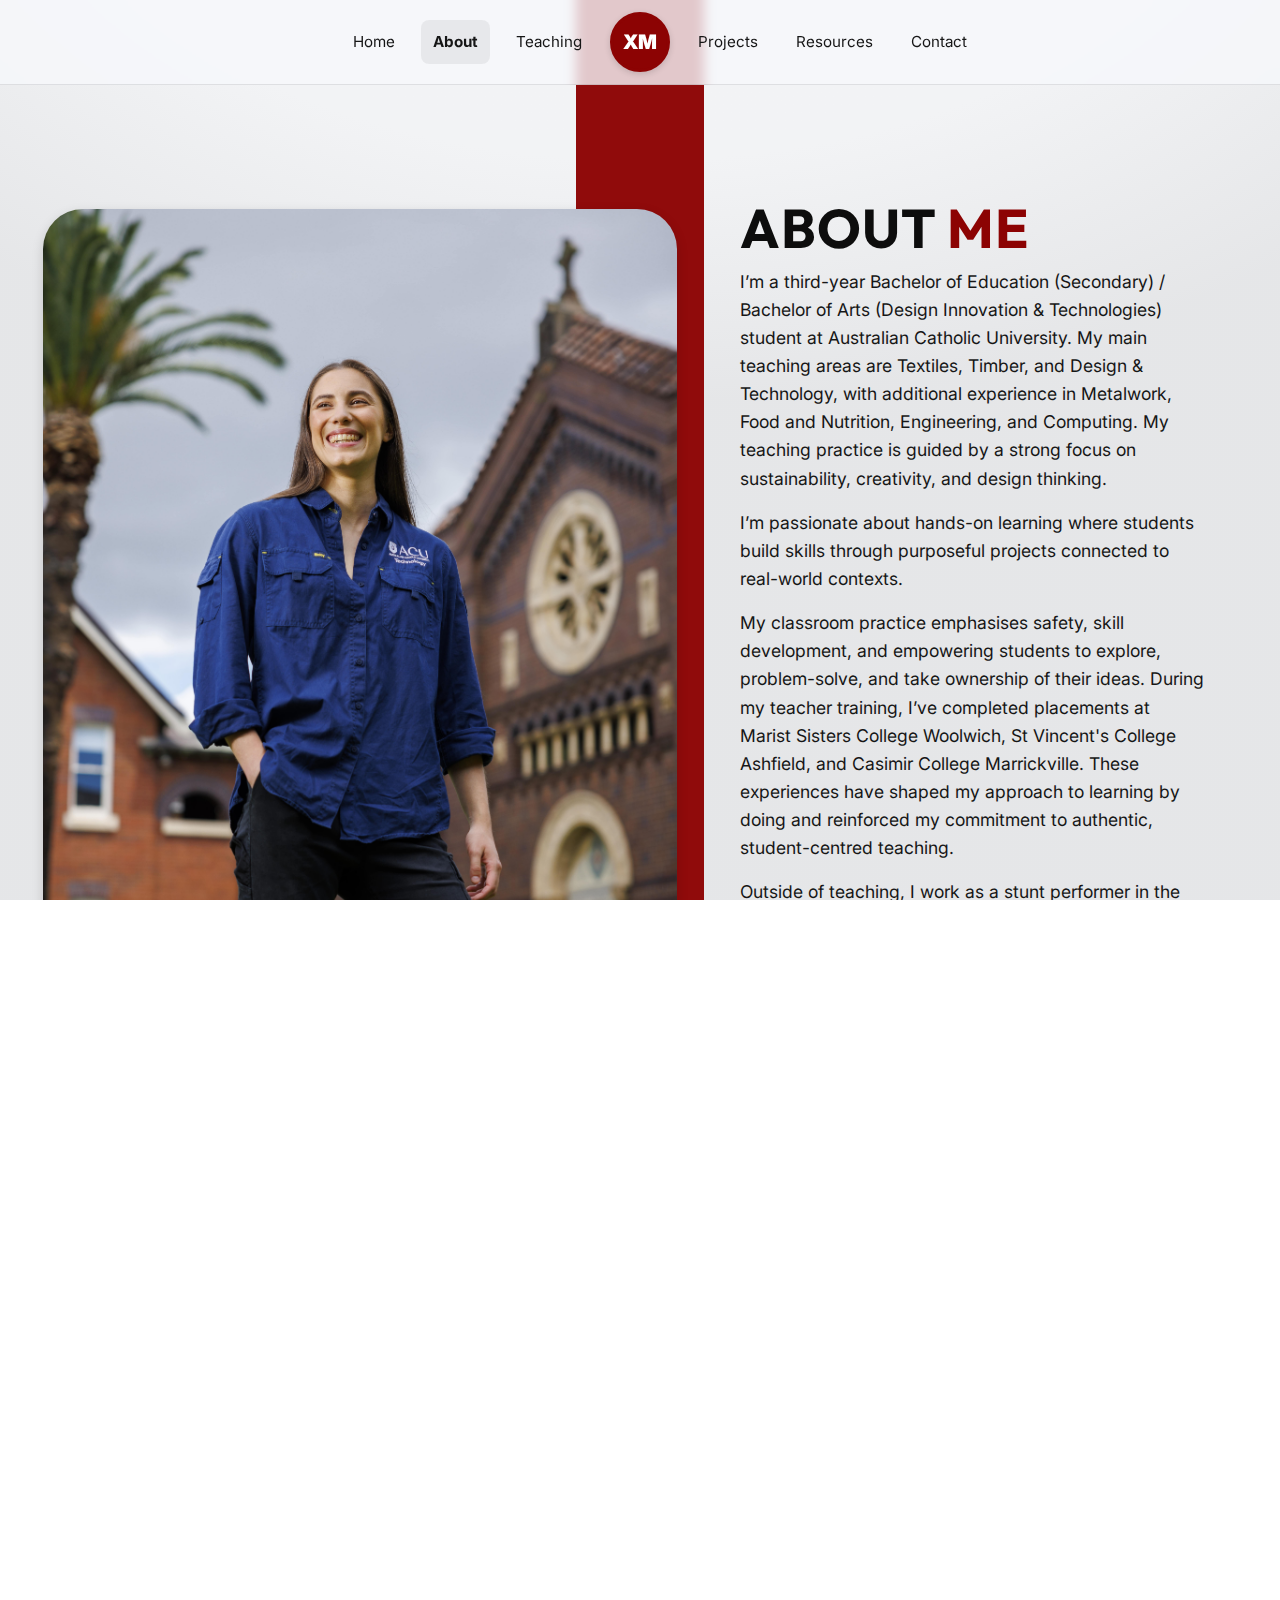
<file: about.html>
<!DOCTYPE html>
<html lang="en">
<head>
    <meta charset="UTF-8">
    <meta name="viewport" content="width=device-width, initial-scale=1.0">
    <title>Xanthia's Teaching Portfolio - About Page</title>
    <link rel="stylesheet" href="final.css">

</head>
<body>


<!-- This is the main header navigation for my page -->
    <header class="header">
            <nav>   
                <div class="container">
                    <ul class="nav-left">
                        <li><a href="index.html">Home</a></li>
                        <li><a class="active" href="about.html">About</a></li>
                        <li><a href="teaching.html">Teaching</a></li>
                    </ul>
                
                        <div class="logo" id="themeToggle">XM</div>

                    <ul class="nav-right">
                        <li><a href="projects.html">Projects</a></li>
                        <li><a href="worksamples.html">Resources</a></li>
                        <li><a href="contact.html">Contact</a></li>
                    </ul>
                </div>
            </nav>
    </header>

    <section class="stripe-section-about">

        <section class="page-container">

            <section class="open-container">
                <section class="about-container-left">
                    <div class="about-media-1">
                        <img src="Images/about-media-1.jpeg" alt="Photo of Xanthia in an ACU technology shirt, black pants, and tan boots holding books, smiling while standing on green grass in front of historic brick university buildings with a palm tree and chapel in the background." />
                    </div>
                </section>

                <section class="about-container-right"> 
                    <div class="about-summary">

                        <h1><span>About</span> Me</h1>
                        <p>I’m a third-year Bachelor of Education (Secondary) / Bachelor of Arts (Design Innovation & Technologies) student at Australian Catholic University. My main teaching areas are Textiles, Timber, and Design & Technology, with additional experience in Metalwork, Food and Nutrition, Engineering, and Computing. My teaching practice is guided by a strong focus on sustainability, creativity, and design thinking.</p>
                        <p>I’m passionate about hands-on learning where students build skills through purposeful projects connected to real-world contexts.</p>
                        <p> My classroom practice emphasises safety, skill development, and empowering students to explore, problem-solve, and take ownership of their ideas. During my teacher training, I’ve completed placements at Marist Sisters College Woolwich, St Vincent's College Ashfield, and Casimir College Marrickville. These experiences have shaped my approach to learning by doing and reinforced my commitment to authentic, student-centred teaching. </p>
                        <p> Outside of teaching, I work as a stunt performer in the Australian film industry. This unique career keeps me active, creative, and constantly learning. It’s a big part of what inspires my teaching practice. Whether I’m in the classroom or on set, I bring energy, focus, and a passion for purposeful design to everything I do.</p>
                
                        <a class="button" href="contact.html">GET IN TOUCH</a>
                        <a class="button btn-2" href="contact.html">MORE ABOUT MY STUNT WORLD</a>
                    </div>
                </section>
            </section>

            <section class="open-container">
                <div class="teaching-areas">
                    <div class="about-title-left">
                        <h2><span>My Teaching</span> Areas</h2>
                        <p class="small-tagline">SCROLL SIDEWAYS TO SEE THE AREAS AND YEAR GROUPS I CAN TEACH. TO LEARN MORE ABOUT EACH AREA, CLICK ON THEM.</p>
                    </div>
                    

                    <div class="scroller" tabindex="0">

                        <a href="https://educationstandards.nsw.edu.au/wps/portal/nesa/k-10/learning-areas/tas/textiles-technology-2019" target="_blank" rel="noopener noreferrer" class="chip">
                            <img src="Images/Textiles.jpg" alt="Photo of colourful sewing stacked upon each other">
                            <h3>Textiles Technology</h3>
                            <p>Stage 4 - 6</p> 
                            <p>Focus on developing students’ practical skills in textile techniques and production, while exploring design processes, innovation, sustainability, and the impact of the textiles industry. Across the stages, students move from foundational making and design skills to more complex, independent projects that integrate creativity, critical thinking, and real-world application.</p>
                        </a>

                        <a href="https://educationstandards.nsw.edu.au/wps/portal/nesa/k-10/learning-areas/tas/industrial-technology-2019" target="_blank" rel="noopener noreferrer" class="chip">
                            <img src="Images/Industrial.jpg" alt="Photo of chopping wood logs stacked upon each other">
                            <h3>Industrial Technology </h3>
                            <p>Stage 4 - 6 Timber | Stage 4 - 5 Metal</p> 
                            <p>Focus on building students’ knowledge and skills in tools, materials, and production processes across areas such as timber, metals, engineering, and multimedia. Students progress from basic workshop skills to advanced project development, incorporating design, safety, sustainability, and industry practices.</p>
                        </a>

                        <a href="https://educationstandards.nsw.edu.au/wps/portal/nesa/k-10/learning-areas/tas/design-and-technology-2019" target="_blank" rel="noopener noreferrer" class="chip">
                            <img src="Images/Design-Technology.jpg" alt="Photo of someone drawing design plans for a chair using coloured pencils">
                            <h3>Design & Technology</h3>
                            <p>Stage 4 - 6</p> 
                            <p>Centres on developing students’ ability to apply the design process to solve real-world problems through innovation and creativity. Across the stages, the focus shifts from exploring design fundamentals to producing independent, research-based projects that demonstrate critical thinking, sustainability, user-centred design, and emerging technologies.</p>
                        </a>

                        <a href="https://educationstandards.nsw.edu.au/wps/portal/nesa/k-10/learning-areas/tas/food-technology-2019" target="_blank" rel="noopener noreferrer" class="chip">
                            <img src="Images/Food.jpg" alt="Photo of a spread of different foods from the 5 food areas">
                            <h3>Food Technology</h3>
                            <p> Stage 4 - 5</p>
                            <p>Revolves around developing students’ understanding of nutrition, food preparation, and safe handling practices, while exploring the role of food in everyday life and society. Students build practical cooking skills alongside knowledge of health, sustainability, and the Australian food industry, preparing them to make informed food choices and design creative food solutions.</p>
                        </a>

                        <a href="https://curriculum.nsw.edu.au/learning-areas/tas/computing-technology-7-10-2022/overview" target="_blank" rel="noopener noreferrer" class="chip">
                            <img src="Images/Computing.jpg" alt="Photo of a blue graphics chips">
                            <h3>Computing & Digital Technologies</h3>
                            <p> Stage 4 - 5</p>
                            <p>Focus on developing students’ computational thinking, problem-solving, and digital literacy through practical experiences with coding, data, and information systems. Students learn to design, produce, and evaluate digital solutions while exploring the ethical, social, and creative impacts of technology in everyday life and future careers.</p>
                        </a>

                        <a href="https://curriculum.nsw.edu.au/learning-areas/tas/engineering-technology-7-10-2024/overview" target="_blank" rel="noopener noreferrer" class="chip">
                            <img src="Images/Engeneering.png" alt="Photo of a city with construction ideas surrounding it">
                            <h3>Engeneering Technologies</h3>
                            <p> Stage 4</p> 
                            <p>Is guided by an introduction to engineering principles, problem-solving, and design processes through hands-on projects. Students explore how materials, tools, and systems can be applied to solve real-world problems, building foundational skills in innovation, critical thinking, and safe workshop practices.</p>
                        </a>

                    </div>
                </div>
            </section>
        </section>
    </section>

<!-- This is the footer of my website -->
<footer>
    <section class="footer-container">

        <!-- Left Section: About -->
        <div class="footer-about">
            <div class="branding">
                <div class="logo">XM</div>
                <h4>Xanthia Marinelli</h4>
            </div>
                <p>3rd Year University Student at ACU: BEdSec/BA(DesignInnovTech) | NSW TAS Educator | ACU Elite Athlete and Performer Program 2025 | Australian Stunt Performer and Actor</p>
                <h5 class="footer-note">© 2025 Xanthia Marinelli. All rights reserved.</h5>
        </div>

        <!-- Middle Section: Quick Links -->
        <div class="footer-links">
            <h4>Quick Links</h4>
            <div class="quick-links">
                <ul>
                    <li><a href="index.html">Home</a></li>
                    <li><a href="about.html">About Me</a></li>
                    <li><a href="teaching.html">Teaching Practice</a></li>
                    <li><a href="projects.html">Project Showcase</a></li>
                    <li><a href="worksamples.html">Samples of Work</a></li>
                    <li><a href="contact.html">Contact Me</a></li>
                </ul>
            </div>
        </div>

        <!-- Right Section: Contact & Social -->
        <div class="socials">
            <h4>Socials</h4>

            <a href="https://www.linkedin.com/in/xanthia-marinelli-39b91037b" target="_blank" rel="noopener noreferrer">
                <img src="Images/LinkedIn.png" alt="LinkedIn" />
            </a>
            <a href="https://www.instagram.com/xanthiamarinelli/?hl=en" target="_blank" rel="noopener noreferrer">
                <img src="Images/Instagram.png" alt="Instagram" />
            </a>
            <a href="https://www.imdb.com/name/nm10903038/" target="_blank" rel="noopener noreferrer">
                <img src="Images/IMDB.png" alt="IMDB" />
            </a>
            <a href="https://www.stuntbookaustralia.com.au/member-profile-details.php?sba_member=763" target="_blank" rel="noopener noreferrer">
                <img src="Images/SBAus.png" alt="Stunt Book Australia" />
            </a>     
        </div>
    </section>
</footer>



<script src="themes.js"></script>
</body>
</html>
</file>
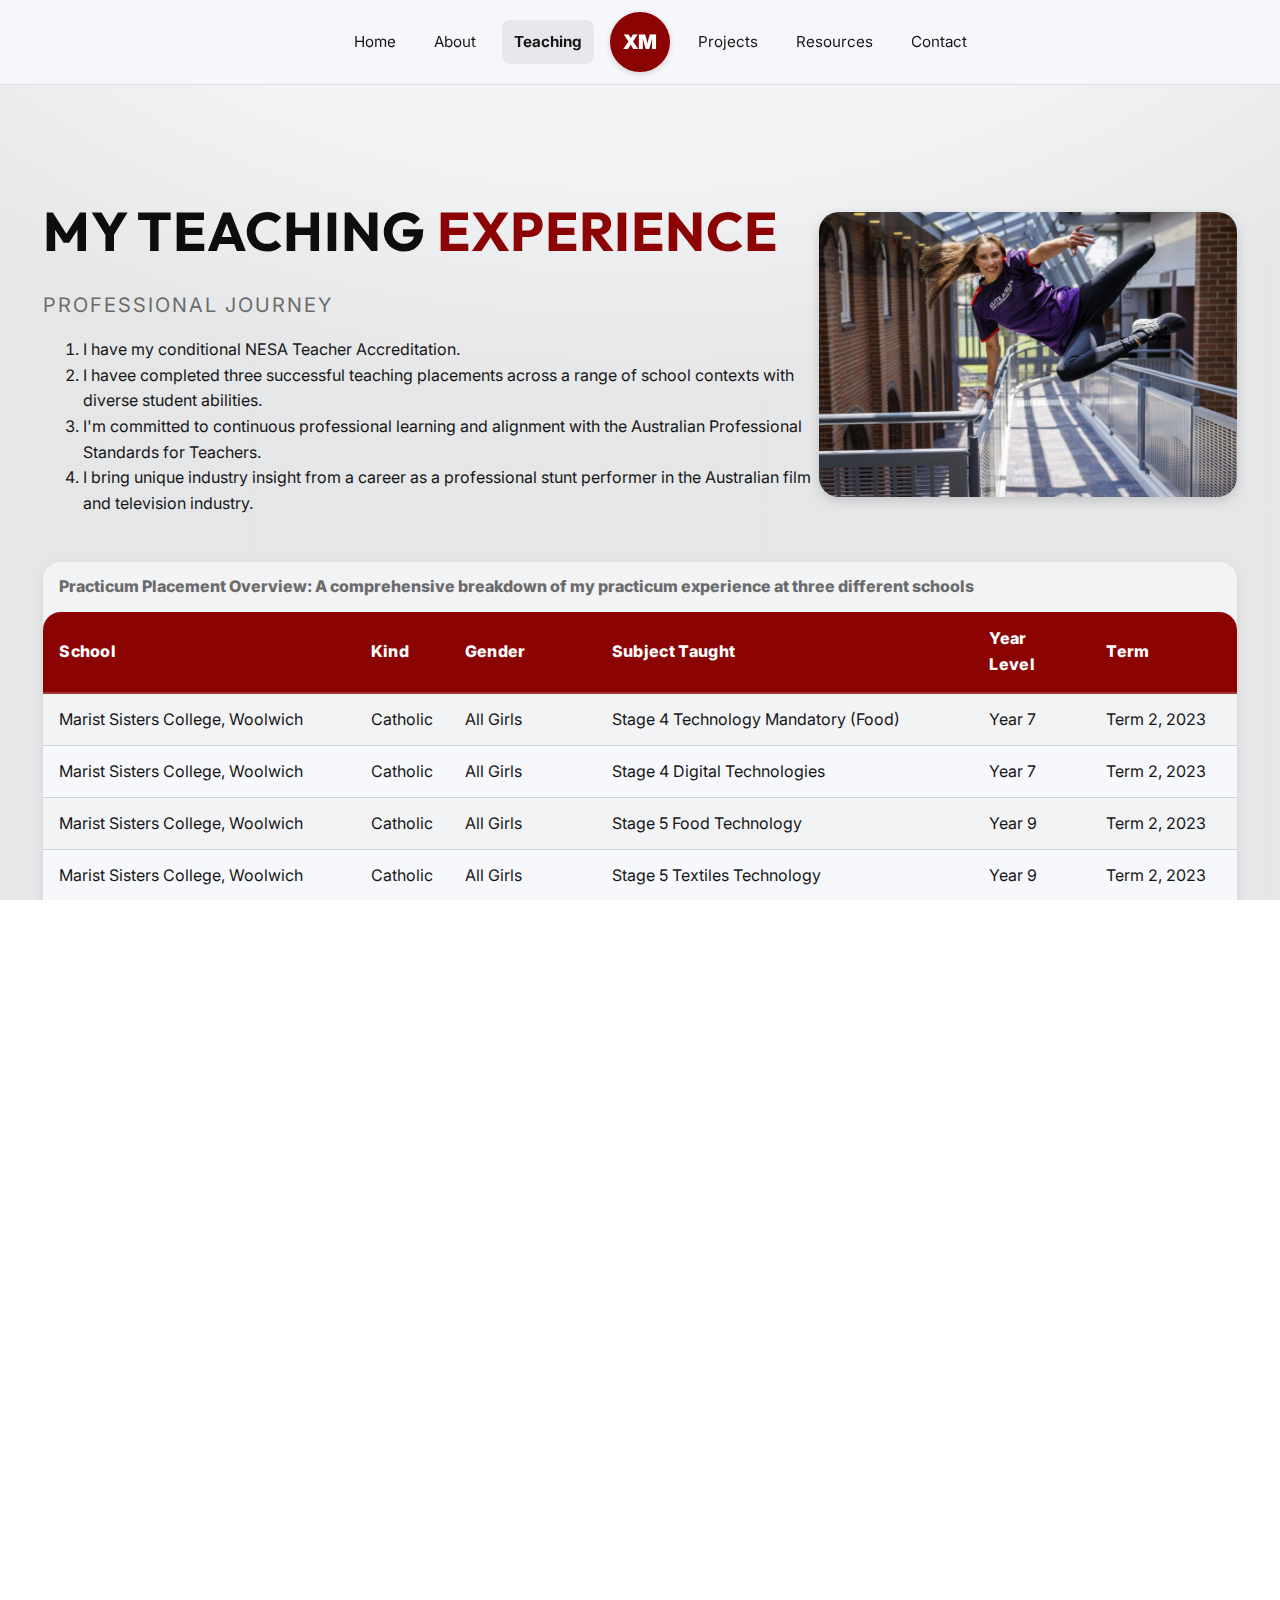
<file: teaching.html>
<!DOCTYPE html>
<html lang="en">
<head>
    <meta charset="UTF-8">
    <meta name="viewport" content="width=device-width, initial-scale=1.0">
    <title>Xanthia's Teaching Portfolio - About Page</title>
    <link rel="stylesheet" href="final.css">

</head>
<body>


<!-- This is the main header navigation for my page -->
    <header class="header">
            <nav>   
                <div class="container">
                    <ul class="nav-left">
                        <li><a href="index.html">Home</a></li>
                        <li><a href="about.html">About</a></li>
                        <li><a class="active" href="teaching.html">Teaching</a></li>
                    </ul>
                
                        <div class="logo" id="themeToggle">XM</div>

                    <ul class="nav-right">
                        <li><a href="projects.html">Projects</a></li>
                        <li><a href="worksamples.html">Resources</a></li>
                        <li><a href="contact.html">Contact</a></li>
                    </ul>
                </div>
            </nav>
    </header>

        <section class="page-container">

            
            <section class="open-container teaching-row">
                <section class="teaching-container-left">
                    <h1><span>My Teaching</span> Experience</h1>
                        <h4 class="tagline">PROFESSIONAL JOURNEY</h4>
                            <ol class="summary-list">
                                <li>I have my conditional NESA Teacher Accreditation.</li>
                                <li>I havee completed three successful teaching placements across a range of school contexts with diverse student abilities.</li>
                                <li>I'm committed to continuous professional learning and alignment with the Australian Professional Standards for Teachers.</li>
                                <li>I bring unique industry insight from a career as a professional stunt performer in the Australian film and television industry.</li>
                            </ol> 
                </section>
        
                <div class="teaching-media">
                    <img src="Images/Teaching-photo.jpg" alt="Photo of Xanthia wearing a purple Elite Athlete & Performer Program shirt performing a parkour-style jump over a railing inside a modern brick and glass building, smiling at the camera." />
                </div>
            </section>

            <section class="open-container table-section">
                <div class="table-wrap">
                    <table class="table">
                        <caption>Practicum Placement Overview: A comprehensive breakdown of my practicum experience at three different schools</caption>
                        <thead>
                            <tr>
                                <th>School</th>
                                <th>Kind</th>
                                <th>Gender</th>
                                <th>Subject Taught</th>
                                <th>Year Level</th>
                                <th>Term</th>
                            </tr>
                        </thead>
                        <tbody>
                            <tr>
                                <td>Marist Sisters College, Woolwich</td>
                                <td>Catholic</td>
                                <td>All Girls</td>
                                <td>Stage 4 Technology Mandatory (Food)</td>
                                <td>Year 7</td>
                                <td>Term 2, 2023</td>
                            </tr>
                            <tr>
                                <td>Marist Sisters College, Woolwich</td>
                                <td>Catholic</td>
                                <td>All Girls</td>
                                <td>Stage 4 Digital Technologies</td>
                                <td>Year 7</td>
                                <td>Term 2, 2023</td>
                            </tr>
                            <tr>
                                <td>Marist Sisters College, Woolwich</td>
                                <td>Catholic</td>
                                <td>All Girls</td>
                                <td>Stage 5 Food Technology</td>
                                <td>Year 9</td>
                                <td>Term 2, 2023</td>
                            </tr>
                            <tr>
                                <td>Marist Sisters College, Woolwich</td>
                                <td>Catholic</td>
                                <td>All Girls</td>
                                <td>Stage 5 Textiles Technology</td>
                                <td>Year 9</td>
                                <td>Term 2, 2023</td>
                            </tr>
                            <tr>
                                <td>Marist Sisters College, Woolwich</td>
                                <td>Catholic</td>
                                <td>All Girls</td>
                                <td>Stage 5 Food Technology</td>
                                <td>Year 10</td>
                                <td>Term 2, 2023</td>
                            </tr>
                            <tr>
                                <td>St Vincents, Ashfield</td>
                                <td>Catholic</td>
                                <td>All Boys</td>
                                <td>Stage 4 Technology Mandatory (Wood work)</td>
                                <td>Year 7</td>
                                <td>Term 4, 2023</td>
                            </tr>
                            <tr>
                                <td>St Vincents, Ashfield</td>
                                <td>Catholic</td>
                                <td>All Girls</td>
                                <td>Stage 4 Technology Mandatory (Textiles)</td>
                                <td>Year 7</td>
                                <td>Term 4, 2023</td>
                            </tr>
                            <tr>
                                <td>St Vincents, Ashfield</td>
                                <td>Catholic</td>
                                <td>All Boys</td>
                                <td>Stage 4 Technology Mandatory (Wood work)</td>
                                <td>Year 8</td>
                                <td>Term 4, 2023</td>
                            </tr>
                            <tr>
                                <td>St Vincents, Ashfield</td>
                                <td>Catholic</td>
                                <td>All Boys</td>
                                <td>Stage 5 Industrial</td>
                                <td>Year 9</td>
                                <td>Term 4, 2023</td>
                            </tr>
                            <tr>
                                <td>Cassmir Catholic College, Marrickville</td>
                                <td>Catholic</td>
                                <td>Co-educational</td>
                                <td>Stage 4 Technology Mandatory (Textiles/Food)</td>
                                <td>Year 7</td>
                                <td>Term 2/3, 2024</td>
                            </tr>
                            <tr>
                                <td>Cassmir Catholic College, Marrickville</td>
                                <td>Catholic</td>
                                <td>Co-educational</td>
                                <td>Stage 5 Food Technology</td>
                                <td>Year 9</td>
                                <td>Term 2/3, 2024</td>
                            </tr>
                        </tbody>
                    </table>
                </div>
            </section>

            <section class="schools">
                <h4>To learn more about these schools, click these buttons.</h4>

                    <div class="cta">
                        <a class="button" target="_blank"href="https://mscwoolwich.syd.catholic.edu.au/">Marist Sisters College</a>
                        <a class="button" target="_blank"href="https://svcashfield.syd.catholic.edu.au/">St Vincent's</a>
                        <a class="button" target="_blank"href="https://casimirmarrickville.syd.catholic.edu.au/">Casimir Catholic College</a>
                    </div> 
            </section>
        

                

        </section>
    </section>

<!-- This is the footer of my website -->
<footer>
    <section class="footer-container">

        <!-- Left Section: About -->
        <div class="footer-about">
            <div class="branding">
                <div class="logo">XM</div>
                <h4>Xanthia Marinelli</h4>
            </div>
                <p>3rd Year University Student at ACU: BEdSec/BA(DesignInnovTech) | NSW TAS Educator | ACU Elite Athlete and Performer Program 2025 | Australian Stunt Performer and Actor</p>
                <h5 class="footer-note">© 2025 Xanthia Marinelli. All rights reserved.</h5>
        </div>

        <!-- Middle Section: Quick Links -->
        <div class="footer-links">
            <h4>Quick Links</h4>
            <div class="quick-links">
                <ul>
                    <li><a href="index.html">Home</a></li>
                    <li><a href="about.html">About Me</a></li>
                    <li><a href="teaching.html">Teaching Practice</a></li>
                    <li><a href="projects.html">Project Showcase</a></li>
                    <li><a href="worksamples.html">Samples of Work</a></li>
                    <li><a href="contact.html">Contact Me</a></li>
                </ul>
            </div>
        </div>

        <!-- Right Section: Contact & Social -->
        <div class="socials">
            <h4>Socials</h4>

            <a href="https://www.linkedin.com/in/xanthia-marinelli-39b91037b" target="_blank" rel="noopener noreferrer">
                <img src="Images/LinkedIn.png" alt="LinkedIn" />
            </a>
            <a href="https://www.instagram.com/xanthiamarinelli/?hl=en" target="_blank" rel="noopener noreferrer">
                <img src="Images/Instagram.png" alt="Instagram" />
            </a>
            <a href="https://www.imdb.com/name/nm10903038/" target="_blank" rel="noopener noreferrer">
                <img src="Images/IMDB.png" alt="IMDB" />
            </a>
            <a href="https://www.stuntbookaustralia.com.au/member-profile-details.php?sba_member=763" target="_blank" rel="noopener noreferrer">
                <img src="Images/SBAus.png" alt="Stunt Book Australia" />
            </a>     
        </div>
    </section>
</footer>



<script src="themes.js"></script>
</body>
</html>
</file>
<file: final.css>
@import url('https://fonts.googleapis.com/css2?family=Inter:ital,opsz,wght@0,14..32,100..900;1,14..32,100..900&family=Outfit:wght@100..900&display=swap');

*, *::before, *::after {
  box-sizing: border-box;   /* Include padding & border in total size for all elements + pseudo-elements */
}

html, body { height: 100%; }

img { 
  max-width: 100%;  /* Ensures images never exceed container width */
  height: auto;     /* Maintains image aspect ratio */
  display: block;   /* Removes small gap under images by making them block-level */
}

/* ---------- 2) Core Theme Tokens ----------- */

/* --- Light Mode --- */

:root {
  --brand: #8c0303;           /* Primary colour */
  --brand-2: #020659;         /* Accent colour 1 */
  --brand-3: #cfe4ff;         /* Accent colour 2 */
  --brand-4: #6B6B6B;         /* Accent colour 3 */
  --brand-5: #CeD4DB;           /* Accent colour 4 */
  --brand-6: #D6D6D6;           /* Accent colour 5 */
  --bg: #f2f3f5;              /* Page background */
  --title: #8c0303;           /* Main header colour */
  --title-1: #0D0D0D;         /* Secondary header colour */
  --text: #161616;            /* Default text */
  --muted: #6b6b6b;           /* Secondary text */
  --surface: #f6f8fb;         /* Card/section bg */
  --radius: 18px;               /* Rounded corners */
  --shadow: 0 4px 12px rgba(0,0,0,0.08);    /* Subtle shadow for depth */
  --spacing: 16px;              /* Base spacing unit */
  --maxw: 1200px;               /* Content width */
  --header-h: 100px;            /* Header height */
  --gutter: 12px;               /* tweak to taste */
  --font-body: "Inter", system-ui, -apple-system, "Segoe UI", Roboto, Arial, sans-serif;     /* Body font */
  --font-head: "Outfit", sans-serif;   /* Headings font */
}

/* --- Dark Mode Overrides --- */
body.dark-mode {
  --brand: #8c0303;           /* Primary colour */
  --brand-2: #0B1E3F;         /* Accent colour 1 */
  --brand-3: #cfe4ff;         /* Accent colour 2 */
  --brand-4: #6B6B6B;         /* Accent colour 3 */
  --brand-5: #4B5A66;           /* Accent colour 4 */
  --brand-6: #D6D6D6;         /* Accent colour 5 */
  --bg: #1e1e1e;              /* Page background */
  --title: #8c0303;           /* Main header colour */
  --title-1: #f5f5f5;         /* Secondary header colour */
  --text: #cccccc;            /* Default text */
  --muted: #6b6b6b;           /* Secondary text */
  --surface: #000000;         /* Card/section bg */
  --radius: 18px;               /* Rounded corners */
  --shadow: 0 6px 20px rgba(0,0,0,0.45);    /* Subtle shadow for depth */
  --spacing: 8px;              /* Base spacing unit */
  --maxw: 1200px;               /* Content width */
  --header-h: 100px;            /* Header height */
  --font-body: "Inter", system-ui, -apple-system, "Segoe UI", Roboto, Arial, sans-serif;     /* Body font */
  --font-head: "Outfit", 'Playfair Display', Georgia, 'Times New Roman', serif;   /* Headings font */
}

/* ---------- 3) Page Defaults --------------- */

html,
body {
  height: 100%;
  min-height: 100vh; /* ensures full page height */
  overflow-x: hidden; /* prevents stripe overflow on sides */
}


body{
  margin: 0;                                                                                     /* Removes default browser margin */
  padding: 0;                                                                                    /* Removes default browser padding */
  font-family: var(--font-body);                                                                 /* Sets font */
  color: var(--text);                                                                            /* Sets text colour */
  background: radial-gradient(1000px 600px at 50% -200px, color-mix(in oklab, var(--bg) 98%, white 2%), var(--bg) 60%,
  color-mix(in oklab, var(--bg) 96%, black 4%));                                               /* Sets soft page gradient */
  line-height: 1.6;                                                                              /* Improves readability by spacing out lines */                                                                           
}

main {
  max-width: var(--maxw);
  margin: 32px auto;                /* still centered */
  padding-inline: var(--gutter);    /* guaranteed side space */
  padding-block: 24px;              /* restores top/bottom breathing room */
  box-sizing: border-box;           /* make padding not blow out width */
}

/* ---------- 4) Typography ------------------ */
h1 {
  font-family: var(--font-head);    /* Uses heading font */
  line-height: 1.15;                /* Tight line spacing for headings */
  margin: 0 0 .5rem 0;              /* Space below headings */
  color: var(--title);              /* Brand colour */
  letter-spacing: 1px;             /* Spacing between letters*/
  font-size: clamp(1.8rem, 3vw + 2rem, 3.4rem); /* Font size*/
  font-weight: 700;                 /* Font thickness*/
  text-transform: uppercase;  
}

h2 {
  font-family: var(--font-head);    /* Uses heading font */
  line-height: 1.15;                /* Tight line spacing for headings */
  margin: 1.5rem 0 2rem 0;          /* Space below headings */
  color: var(--title);              /* Brand colour */
  letter-spacing: .2px;             /* Spacing between letters*/
  font-size: clamp(1.7rem, 1.8vw + 0.3rem, 2.4rem);  /* Font size*/
  font-weight: 700;                 /* Font thickness*/
  text-transform: uppercase;  
}

h3 {
  font-family: var(--font-head);    /* Uses heading font */
  line-height: 1.15;                /* Tight line spacing for headings */
  margin: 0 0 .5rem 0;              /* Space below headings */
  color: var(--title-1);            /* Brand colour */
  letter-spacing: .2px;             /* Spacing between letters*/
  font-size: 1.25rem;               /* Font size*/
  font-weight: 800;                 /* Font thickness*/
}

.tagline {
  letter-spacing: .1em;         /* Letter spacing */
  font-weight: 400;             /* Font boldness */
  color: var(--muted);          /* Font colour */
  font-size: 1.25rem;           /* Font size*/
  margin-bottom:.2rem;          /* Space under */
  text-transform: uppercase;  
}

.small-tagline {
  letter-spacing: .1em;         /* Letter spacing */
  font-weight: 400;             /* Font boldness */
  color: var(--muted);          /* Font colour */
  font-size: 1rem;           /* Font size*/
  margin-top: .1rem;
  margin-bottom:.2rem;          /* Space under */
   text-transform: uppercase; 
}

h2 + .small-tagline {
  margin-top: -1rem;   /* gently pulls tagline upward */
}

h1 span {
  color: var(--title-1);      /* Makes part of tilte black */
}

h2 span {
  color: var(--title-1);      /* Makes part of tilte black */
}

p {
  font-family: "Inter", system-ui, -apple-system, "Segoe UI", Roboto, Arial, sans-serif;
  font-size: 1.1rem;            /* Base readable size */
  line-height: 1.6;             /* Comfortable spacing */
  color: var(--text);           /* Uses theme color */
  margin-top: 0;                /* Remove browser default spacing */
  margin-bottom: 1rem;          /* Add consistent paragraph gap */
  max-width: 65ch;              /* Keeps line lengths readable */
  text-align: left;             /* Ensures left alignment */
}


/* ---------- 6) Header / Nav ---------------- */

.header {
  background: color-mix(in oklab, var(--surface) 80%, transparent);    /* Mostly transparent background */
  color: var(--text);                                            /* Black text */
  padding: 4px 0;                                               /* Vertical spacing */
  box-shadow: none;                                             /* No shadow for a cleaner look */
  margin-bottom: 0;                                             /* Removes gap under header */
  position: fixed;                                              /* Moves header with website scrolling */
  top: 0;                                                       /* Keep nav bar at top of page always */
  z-index: 10;                                                  /* stay above content */
  width: 100%;                                                  /* avoid layout shifts */
  backdrop-filter: blur(6px);                                   /* Blurs everything under the nav bar */
  border-bottom: 1px solid color-mix(in oklab, var(--text) 10%, transparent);                                           /* Gives nav bar a line underneith */
}

header .container {
  width: min(100% - 2*var(--spacing), var(--maxw));   /* Responsive width */
  margin: 0 auto;                                     /* Centers horizontally */
  display: flex;                                      /* Aligns children horizontally */
  gap: var(--spacing);                                /* Space between flex items */
  align-items: flex-start;                                /* Vertically centers items */
  justify-content: space-between;                     /* Pushes items apart */
}

header h1 {
  width: min(100% - 2*var(--spacing), var(--maxw));   /* Responsive heading */
  margin: 32px auto;                                  /* Centers heading */
  color: var(--title);                                /* Special header colour */
}

nav {
  background: transparent;             /* Transparent background for nav bar */
  font-size: 0.95rem;                  /* Slightly smaller font in navigation */
  width: 100%;                         /* Spans full width */
  margin: 0;                           /* Space above page content; no top gap */
  margin-top: 0;                       /* Removes top gap above nav */
  position: relative;
  z-index: 6;                          /* Above the header & stripe */
  padding: 8px 0;                      /* Vertical breathing room */
  box-shadow: none;                    /* Depth for the bar area */
}

/* Three-column layout: left nav | center badge | right nav */
nav .container {
  width: min(100% - 2*var(--spacing), var(--maxw));   /* Responsive container width */
  margin: 0 auto;                                     /* Centers content horizontally */
  display: grid;                                      /* Layout: colums */
  grid-template-columns: 1fr auto 1fr;                /* Makes left colum flexible, middle colum auto (fit content) and right colum flexible */
  align-items: center;                                /* Centers nav items */
  gap: var(--spacing);                                /* Space between flex items */
}

/* Push first 3 buttons towards middle and end 3 buttons towards the middle */
.nav-left { 
  justify-self: end; 
}
.nav-right { 
  justify-self: start; 
}

nav ul {
  list-style: none;   /* Removes bullets */
  display: flex;      /* Horizontal layout */
  gap: 14px;          /* Space between links */
  margin: 0;          /* Removes margin */
  padding: 0;         /* Removes padding */
}

nav a {
  display: block;         /* Larger click target */
  color: var(--text);     /* White link text */
  text-decoration: none;  /* Remove underline/other decorations from text/links */
  padding: 10px 12px;     /* Space inside link area */
  border-radius: 8px;     /* Slightly rounded corners */
}

nav a:hover { 
  background: color-mix(in oklab, var(--text) 10%, transparent);   /* Grey tint background on hover */
  transform: scale(1.05);
  transition: all 0.3s ease;
}

nav a:focus-visible {     
  outline: 2px solid var(--brand-6);      /* Off white outline for increased accessibility keyboard-focus styling */
  outline-offset: 2px;                    /* Outline offset for increased accessibility keyboard-focus styling */
}

.active {
  background-color: color-mix(in oklab, var(--brand-4) 10%, transparent);     /* Indicates active page link */
  font-weight: 700;                                                           /* Font is bolder when on active page*/
}

.logo{
  display: flex;                /* Centers XM */
  justify-content: center;      /* Centers XM */
  align-items: center;          /* Centers XM */
  width: 60px;                  /* Circle size */
  height: 60px;                 /* Circle size */
  border-radius: 50%;           /* Makes it a circle */
  background: var(--brand);                     /* Red background */
  color: white;                               /* White text */
  font-weight: 900;                             /* Bold letters */
  font-size: 20px;                              /* Adjust text size */
  box-shadow: 0 2px 6px rgba(0,0,0,0.15);     /* Subtle shadow */
  border: 3px solid var(--brand);               /* Red border */
}

/* Light Mode Hover */
body:not(.dark-mode) .logo:hover {
  background: black;
  color: var(--brand);
  transform: scale(1.05);
  transition: all 0.5s ease;
}

/* Dark Mode Hover */
body.dark-mode .logo:hover {
  background: white; /* a softer white for dark mode */
  color: var(--brand);
  transform: scale(1.05);
  transition: all 0.5s ease;
}

/* ---------- 7) Sections ---------------- */

/* Sections */

.page-container {
  min-height: calc(100vh - var(--header-h)); /* fill the page minus header height */
  max-width: var(--maxw);
  margin: 165px auto 0 auto;    /* adds more top margin (80px), auto centers horizontally */
  padding-inline: 0.2rem;        /* slightly less side padding */
  box-sizing: border-box;
}

.open-container {
  display: flex;
  align-items: flex-start;     /* top-align both sides */
  justify-content: space-between;
  gap: 2rem;
  position: relative;
  padding-bottom: 120px;        /* keeps space at bottom */
  z-index: 2;
}

.section {
  position: relative;
  background: #fff;               /* or var(--surface) */
  border-radius: 24px;              /* softer curved edges */
  padding: 2rem;                    /* breathing space inside */
  margin: 2rem auto;                /* spacing outside the section */
  max-width: 1200px;                /* keeps it neat on big screens */
  box-shadow: 0 8px 24px rgba(0,0,0,.06); /* soft card-like shadow */
  z-index: 1;
}

/* Left side container */
.container-left {
  flex: 1 1 520px;
  max-width: 530px;
  min-width: 0;
  text-align: left;
  margin: 0;
  padding: 0;
}

.left-paragraph { 
  font-size: clamp(1.05rem, .6vw + 1rem, 1.25rem); /* Font size */
}

/* Right side container */
.container-right {
  flex: 0 0 auto;
  display: flex;
  justify-content: flex-end;
  align-items: flex-start;     /* top-align image */
  min-width: 0;
}


/* ---------- 8) Buttons / Cards / Gallery ------------- */

/* Buttons */

/* Red Button - White text */

.button {                          
  display:inline-block;            /* Anchor position*/
  background: var(--brand);        /* Red background colour */
  color: white;           /* White text colour */
  outline: 1px solid #8a0303;    /* Darker red outline */
  border-radius: 999px;            /* Rounded edges */
  padding:.7rem 1rem;              /* Space around text */
  font-weight: 800;                /* Font boldness */
  box-shadow: var(--shadow);       /* Shadow around button */
  text-decoration: none;             /* Remove link underline */
  transition: all 0.25s ease;        /* Smooth hover transition */
  cursor: pointer;
}

/* Hover state */
.button:not(.btn-2):not(.btn-3):hover {
  background: #a10404;               /* Slightly brighter red */
  transform: translateY(-2px);       /* Lift effect */
  box-shadow: 0 6px 12px rgba(0, 0, 0, 0.25);
}

/* White Button - Black Text */

.btn-2 { 
  background: #ffffff;           /* White background colour */
  color: black;              /* Black text colour */
  outline: 1px solid #e6e6e6;    /* Light grey outline */
}

.btn-2:hover {
  background: #eeeeee;     /* soft grey on hover */
  color: black;
  transform: translateY(-2px);
}

/* Blue Button - White text */

.btn-3 { 
  background: var(--brand-2);      /* Blue background colour */
  color: var(--brand-6);           /* White text colour */
  outline: 1px solid #09122A;    /* Dark blue outline */
}

.btn-3:hover {
  background: #041080;    /* slightly darker blue */
  color: #fff;
  transform: translateY(-2px);
}

/* Active (when clicked) */
.button:active {
  transform: translateY(0);          /* Pressed-down effect */
  box-shadow: 0 2px 4px rgba(0, 0, 0, 0.15);
}

.cta {
  display: flex;
  gap: 1rem;
  flex-wrap: wrap;
}

/* Images */

/* ---------- 9) Forms ----------------------- */
 

.contact-inner {
    text-align: center;
}

form{ 
    display:grid;                    /* Grid layout for form elements */
    gap:12px;                        /* Space between form items */
}

label{
  font-weight:700;                   /* Semi-bold labels */
  font-size:.78rem;
  color:var(--muted);
  text-transform:uppercase;
  letter-spacing:.12em;
}

input[type="text"],
input[type="email"],
textarea{
  width:100%;                                       /* Full width fields */
  padding:10px 12px;                                /* Internal spacing */
  border:1px solid #d4d7dd;                       /* Light border */
  border-radius:var(--radius);                      /* Rounded corners */
  background:#fff;                                /* White background */
  transition:border-color .2s, box-shadow .2s;      /* Smooth focus effect */
}

input:focus,
textarea:focus{
  outline:none;                                     /* Removes default outline */
  border-color:var(--brand);                        /* Brand border on focus */
  box-shadow:0 6px 20px rgba(0,0,0,.06);          /* Glow on focus */
}

textarea { 
  min-height: 140px;        /* Minimum height */
  resize: vertical;         /* Only resize vertically */
}

.checkbox-group {
   font-weight: 700;
   font-size: .9rem;
   color: var(--muted);
   margin-bottom: .25rem;
   text-transform: uppercase;
   letter-spacing: .08em;
}

input[type="checkbox"] {
  accent-color: var(--brand)        /* Check boxes turn red on selection) */
}

button,
input[type="submit"]{
  background:var(--brand);                                                  /* Brand colour */
  color:#fff;                                                             /* White text */
  border:none;                                                              /* No border */
  padding:12px 16px;                                                        /* Internal spacing */
  border-radius:var(--radius);                                              /* Rounded corners */
  cursor:pointer;                                                           /* Pointer on hover */
  transition:transform .15s ease, box-shadow .15s ease, background .2s;
}

button:hover,
input[type="submit"]:hover{
  background:var(--brand-2);                                /* Darker brand colour on hover */
  transform:translateY(-1px);
  box-shadow:0 10px 30px rgba(0,0,0,.08);
}

/* Error text can match the micro-title sizing */
.error{
  color:#e11d48;
  font-size:.85rem;
  display:block;
  margin-top:6px;
}

/* ---------- 10) Footer --------------------- */
footer {
  margin-top: 0;                             /* Space above footer */
  padding: 22px 0;                              /* Vertical spacing */
  background: color-mix(in oklab, var(--surface) 80%, transparent);   /* White background */
  color: var(--brand-2);                             /* Light text colour */
  z-index: 1;                                   /* make sure it stays above the stripe */
  overflow: hidden;                             /* Hide overflow from pseudo-element */
}

footer h4 {
  font-size: 1.1rem;                 /* adjust to taste */
  font-weight: 700;                  /* bold for emphasis */
  color: var(--title);               /* your red brand colour (#8c0303) */
  text-transform: uppercase;         /* optional: makes them consistent in style */
  letter-spacing: 0.05em;            /* subtle spacing for polish */
  text-align: left;                  /* aligns text neatly with links */
}

footer p {
  color: var(--text);                                /* Black paragraph text */
}
.footer-container {
  width: min(100% - 2*var(--spacing), var(--maxw));      /* Responsive width */
  margin: 0 auto;                                        /* Centered container */
  display: grid;                                         /* Grid layout */
  grid-template-columns: 40% 20% 20% 20%;                /* 4 columns */
  justify-content: space-between;                        /* Space between items */
  gap: var(--spacing);                                   /* Gap between items */
  align-items: start;                                    /* Allows wrapping on smaller screens */
}

.footer-about {
  grid-column: 1;                             /* Positions my information in coloumn 1 */
  grid-row: 1;                                /* Positions top of cell*/
}

.footer-links {
  grid-column: 3;                             /* Positions nav links in coloumn 3 */
  grid-row: 1;                                /* Positions top of cell*/
}

.quick-links ul{
  padding-left: 0;                            /* Aligns left of the cell */
  list-style: none;                           /* Removes dote points */
}

/* Footer link styling */
.footer-links a {
  text-decoration: none;           /* removes underline */
  color: var(--text);              
  font-weight: 500;                /* medium weight for readability */
  transition: transform 0.25s ease, color 0.25s ease; /* smooth hover animation */
  display: inline-block;           /* needed for transform to work properly */
}

/* Hover effect */
.footer-links a:hover {
  transform: scale(1.08);          /* slightly enlarges the link */
  color: var(--brand);             /* changes colour to red accent */
}

footer .socials {
  grid-column: 4;
  grid-row: 1;
  justify-self: end;
  align-self: start;
}

footer .socials {
  display: grid;
  grid-template-columns: repeat(2, 42px); /* match icon size */
  grid-auto-rows: 42px;                   /* match icon size */
  gap: 14px 16px;                         /* row gap / column gap */
  margin-top: 1.5rem;
}

footer .socials h4 {
  grid-column: 1 / -1;   /* title stretches across all columns */
  margin: 0 0 0.3rem 0;  
}

.socials a img {
  width: 42px;
  height: 42px;
  transition: transform 0.25s ease, color 0.25s ease; /* smooth hover animation */
}

.socials a:hover img {
  transform: scale(1.10); /* gentle zoom-in */
}

.branding {
    display: flex;                           /* Lays logo and name in a row */
    gap: 0.5rem;                             /* Space between logo and name */
}

.footer-note {
    font-weight: lighter;                   /* Makes it not bold */
    color: var(--muted);                    /* Light grey, adjust if needed */
    font-size: 0.9rem;                      /* Slightly smaller text */
}

footer a { 
color: var(--brand-6);                       /* Makes link text white */
}


/* ---------- Index Page --------------------- */

/* give the highlights block bottom clearance so content after it sits lower */
.home-page .open-container.highlights {
  padding-bottom: 220px;  
}

/* ALSO push the footer back down on the home page */
.home-page footer {
  margin-top: 80px;       /* creates a buffer so footer doesn't ride up into the portrait */
}

/* Stripe background positioned under the header */
.stripe-section-index {
  position: relative;
  z-index: 0;
  isolation: isolate; /* keeps the pseudo-element scoped to this section */
  padding-top: 2rem;  /* space for hero content */
}

/* Create the red stripe */
.stripe-section-index::before {
  content: "";
  position: absolute;
  top: 0;               /* start directly under the header */
  left: 50%;
  transform: translateX(-50%);
  width: clamp(100px, 10vw, 180px);  /* responsive width */
  height: 150vh;          /* ends halfway down hero image*/
  background: var(--brand);
  z-index: -1;           /* behind content */
  opacity: 0.97;
}

/* ---------- Java Script Pop Up (only happens once on index page ---------------- */
/* Tip base (only visible in light mode) */
.theme-tip {
  position: fixed;
  right: 24px;
  bottom: 24px;
  max-width: 280px;
  padding: 10px 12px;
  border-radius: 10px;
  background: #ffffff;
  color: #222;
  border: 1px solid rgba(0,0,0,.12);
  box-shadow: 0 8px 24px rgba(0,0,0,.12);
  font: 500 0.9rem/1.3 var(--font-body, system-ui);
  opacity: 0;
  transform: translateY(8px);
  pointer-events: none;
  transition: opacity .25s ease, transform .25s ease;
  z-index: 1000;
}

/* Show state */
.theme-tip.show {
  opacity: 1;
  transform: translateY(0);
  pointer-events: auto;
}

/* Hide entirely in dark mode */
body.dark-mode .theme-tip { display: none; }

/* Respect reduced motion */
@media (prefers-reduced-motion: reduce) {
  .theme-tip { transition: none; }
}

/* -- Sections --*/

/* two columns: left + right */
.open-container.highlights{
  position: relative;     /* for the absolute middle image */
  display: flex !important;
  align-items: flex-start;
  justify-content: space-between;
  gap: 2rem;
  flex-wrap: nowrap;      /* keeps right column from dropping */
}

.title-image {
  width: 100%;
  max-width: 560px;       
  height: auto;
  border-radius: 40px;
  object-fit: cover;
  box-shadow: 0 4px 12px rgba(0,0,0,.15);
  position: relative;
  margin-right: -1rem;
  transform: translateX(-2rem); /* subtle overlap without breaking layout */
}

/* left: bullets + image inline */
.hl-content{
  display: flex;
  align-items: flex-start;
  gap: 1.5rem;
}

.highlights{
  position: relative;    
  display: flex;
  align-items: flex-start;
  gap: 2rem;
  flex-wrap: nowrap;     /* ⬅️ prevents the right column from wrapping under */
}

.hl-content {
  display: flex;
  align-items: flex-start;  /* aligns image and list at the top */
  gap: 1.5rem;              /* space between image and list */
}

.hl-left {
  padding-right: calc(clamp(220px, 18vw, 300px) / 2 + 1rem);
}

.hl-right {
  padding-left:  calc(clamp(220px, 18vw, 300px) / 2 + 1rem);
  text-align: right;         /* makes all inline text (headings, links, etc.) right-aligned */
  margin-left: auto;         /* pushes the entire column to the right edge */
  align-items: flex-end;     /* aligns any flex children (if they exist) to the right */
  transform: translateX(-.8rem);
}

.hl-list-right {
  list-style-position: inside;  /* bullets follow text alignment */
  padding: 0;                   /* remove default browser padding */
  margin: 0;                    /* remove unwanted spacing */
}

.hl-photo {
  margin: 1rem 0; /* space above & below image */
  flex: 0 0 220px;          /* fixed image width */
  transform: translateY(-16px); /* nudges image up slightly */
}

.hl-photo img {
  width: 100%;
  border-radius: 40px;
  box-shadow: 0 4px 12px rgba(0,0,0,0.15);
}

.hl-list {
  flex: 1 1 auto;
  margin: 0;
  padding-left: 0;
}

.hl-list li {
  list-style: disc inside;
  margin-bottom: 1.8rem;
  padding-left: 1.45rem;
  text-indent: -1.35rem;
}

.highlights-right {
  margin-left: 1rem;
  padding-left: 1rem;
}

/* Let left & right columns share the row evenly */
.hl-left,
.hl-right {
  flex: 1 1 0;           /* split available width */
  min-width: 0;          /* prevent overflow pushing to next line */
  max-width: none;       
}

.hl-right a,
.hl-left a {
  color: var(--brand);          /* uses red theme variable (#8c0303) */
  text-decoration: none;        /* removes underline (optional) */
}

.hl-right a:hover,
.hl-left a:hover {
  color: #a10404;               /* slightly brighter red on hover */
  text-decoration: underline;   /* optional: underline on hover */
}

/* Right side of Community section: stacked images */
.hl-gallery {
  display: flex;
  flex-direction: column;   /* stack vertical */
  gap: 1rem;                /* space between the two images */
  flex: 0 0 220px;          /* keeps a nice fixed column width */
  transform: translateY(20px); /* align visually with top of list */
}

/* first image style is already .hl-photo {...} */
.hl-photo {
  margin: 0;
}

.hl-photo img {
  width: 100%;
  border-radius: 40px;
  box-shadow: 0 4px 12px rgba(0,0,0,0.15);
  transition: transform 0.35s ease, box-shadow 0.35s ease;
  cursor: pointer;
}

.hl-photo img:hover {
  transform: scale(1.03);
  box-shadow: 0 6px 18px rgba(0, 0, 0, 0.25);
}

/* second image under it */
.h2-photo {
  margin: 0;
  margin-top: 2rem;
}

.h2-photo img {
  width: 90%;
  height: 150px;           /* keep the height you like */
  object-fit: cover;       /* crops instead of squishing */
  object-position: center; /* centers the visible part */
  border-radius: 30px;
  box-shadow: 0 4px 12px rgba(0,0,0,0.15);
  transition: transform 0.35s ease, box-shadow 0.35s ease;
  cursor: pointer;
}

.h2-photo img:hover {
  transform: scale(1.03);
  box-shadow: 0 6px 18px rgba(0, 0, 0, 0.25);
}

.title-image-2 {
  position: absolute;
  left: 50%;
  transform: translateX(-59%);
  top: 0;
  width: clamp(450px, 30vw, 750px);  /* wider responsive range */
  z-index: 3;
}

.title-image-2 img {
  width: 100%;
  height: 1000px;
  object-fit: cover;
  display: block;
}


/* ---------- About Page --------------------- */

/* Stripe background positioned under the header */
.stripe-section-about {
  position: relative;
  z-index: 0;
  isolation: isolate; /* keeps the pseudo-element scoped to this section */
  padding-top: 2rem;  /* space for hero content */
}

/* Create the red stripe */
.stripe-section-about::before {
  content: "";
  position: absolute;
  top: 0;               /* start directly under the header */
  left: 50%;
  transform: translateX(-50%);
  width: clamp(100px, 10vw, 180px);  /* responsive width */
  height: 100%;
  background: var(--brand);
  z-index: -1;           /* behind content */
  opacity: 0.97;
}

/* Left side container */
.about-container-left {
  position: relative;   
  flex: 0 0 auto;
  min-width: 0;
}

.about-media-1 {
  width: 100%;
  max-width: 650px;       
  height: auto;
  border-radius: 40px;
  object-fit: cover;
  box-shadow: 0 4px 12px rgba(0,0,0,.15);
  position: relative;
  margin-right: -1rem;
  margin-top: 12px;
  overflow: hidden;           /* keeps rounded corners clean */
}

/* Right side container */
.about-container-right {
  flex: 1 1 auto;
  display: flex;
  justify-content: flex-end;
  align-items: flex-start;     /* top-align image */
  max-width: 650px;            /* Keeps text column narrow and readable */
  padding-right: 2rem;         /* Keeps text from touching right edge */
  box-sizing: border-box;      /* Ensures padding doesn’t blow out width */
  margin-left: 1.9rem;
}

.teaching-areas {
  display: flex;
  flex-direction: column;    /* stack title then scroller */
  align-items: flex-start;   /* keep the title left aligned */
  gap: 1rem;                 /* space between title and scroller */
  width: 100%;
}

/* Left side title */
.about-title-left {
  max-width: 530px;
  text-align: left;
  margin: 0;
  padding: 0;
}

.scroller {
  display:grid; 
  grid-auto-flow: column; 
  grid-auto-columns: clamp(260px, 28%, 340px);
  overflow-x: auto; 
  gap: 1rem; 
  padding: 1rem 0 1.5rem 0; 
  scroll-snap-type: x mandatory;
  width: 100%;
}

.chip { 
  scroll-snap-align: start; 
  background: var(--brand-5); 
  border-radius: var(--radius); 
  box-shadow: var(--shadow); 
  padding: 1rem; 
  text-decoration: none;   /* remove underline */
  color: inherit;          /* keep text color consistent */
  transition: transform 0.2s ease, box-shadow 0.2s ease;
}

.chip img { 
  width: 100%;
  aspect-ratio: 1/1;
  object-fit: cover;
  border-radius: 50%;
  margin-bottom: .8rem;
  border: 8px solid #fff;
  box-shadow: var(--shadow);
}

.chip:hover, .chip:focus {
  transform: translateY(-4px);
  box-shadow: 0 6px 16px rgba(0,0,0,0.25);
}

.chip h3 { 
  margin-bottom: .1rem; 
}


/* ---------- Teaching Page --------------------- */

.open-container.teaching-row {
  display: flex;
  flex-wrap: nowrap;                /* keep them on one line on desktop */
  align-items: flex-start;
  justify-content: space-between;
  gap: 2rem;
  padding-top: 35px;
  padding-bottom: 70px;
}

/* Left side: text column */
.open-container.teaching-row .teaching-container-left {
  flex: 0 0 65%;
  max-width: 65%;
  min-width: 0;                     /* prevents it from forcing wrap */
}

/* Right side: media column */
.open-container.teaching-row .teaching-media {
  flex: 0 0 35%;
  max-width: 35%;
  min-width: 0;                     /* prevents overflow that would push it down */
  display: flex;
  justify-content: flex-end;
  margin-left: -40px;
  margin-top: 12px;
}

.open-container.teaching-row .teaching-media img {
  width: 100%;
  height: auto;
  border-radius: 20px;
  box-shadow: 0 4px 12px rgba(0,0,0,0.15);
  object-fit: cover;
}

.open-container.table-section {
  padding-bottom: 0;
  margin-bottom: 20px;
} 

.table-wrap{
  margin: .25rem 0;
  border-radius: var(--radius);
  overflow: auto;                 /* horizontal scroll on small screens */
  box-shadow: var(--shadow);
  background: var(--bg);               /* keeps the table readable over the page bg */
  margin-top: -40px
}

table.table{
  width: 100%;
  border-collapse: separate;      /* so radius works */
  border-spacing: 0;
  font-family: var(--font-body);
  color: var(--text);
  background: var(--bg);
  min-width: 640px;               /* let it scroll if content is wide */
}

/* Caption */
.table caption{
  caption-side: top;
  text-align: left;
  font-weight: 800;
  color: var(--muted);
  padding: 0.75rem 1rem;
}

/* Head */
.table thead th{
  position: sticky; top: 0; z-index: 1;
  background: var(--brand);     /* navy header */
  color: #fff;
  text-align: left;
  font-weight: 800;
  letter-spacing: .02em;
  padding: 0.9rem 1rem;
  border-bottom: 2px solid color-mix(in oklab, white 20%, transparent);
}

/* Cells */
.table th,
.table td{
  padding: 0.8rem 1rem;
  border-bottom: 1px solid var(--brand-5); /* light divider */
  vertical-align: middle;
}

/* Zebra + hover */
.table tbody tr:nth-child(even){ 
  background: var(--surface); 
}

.table tbody tr:hover{ 
  background: color-mix(in oklab, var(--surface) 70%, white); 
}

/* First/last cell rounding */
.table thead th:first-child { 
  border-top-left-radius: var(--radius); 
}

.table thead th:last-child  { 
  border-top-right-radius: var(--radius); 
}

.table tbody tr:last-child td:first-child { 
  border-bottom-left-radius: var(--radius); 
}

.table tbody tr:last-child td:last-child  { 
  border-bottom-right-radius: var(--radius); 
}

/* Numeric / tight columns */
.table .num{ text-align: right; font-variant-numeric: tabular-nums; }
.table .muted{ color: var(--muted); }

/* Compact variant (optional) */
.table--compact td, .table--compact th{ padding: 0.55rem 0.75rem; }
.table--compact{ font-size: 0.92rem; }

/* Mobile tweaks */
@media (max-width: 700px){
  .table{ min-width: 540px; } /* encourage scrolling instead of squishing */
}

.schools {
  text-align: center;             /* centers the heading */
  display: flex;
  flex-direction: column;
  align-items: center;            /* centers everything horizontally */
  justify-content: center;
  margin-top: 0.5rem;
  margin-bottom: 50px;
  position: relative;
  z-index: 1;
  transform: none;
}

/* Center the buttons inside */
.schools .cta {
  display: flex;
  justify-content: center;        /* centers the buttons horizontally */
  align-items: center;            /* aligns them vertically */
  gap: 1rem;                      /* even spacing between buttons */
  flex-wrap: wrap;                /* stack on small screens */
  margin-top: 1rem;
  width: 100%;
}
</file>
